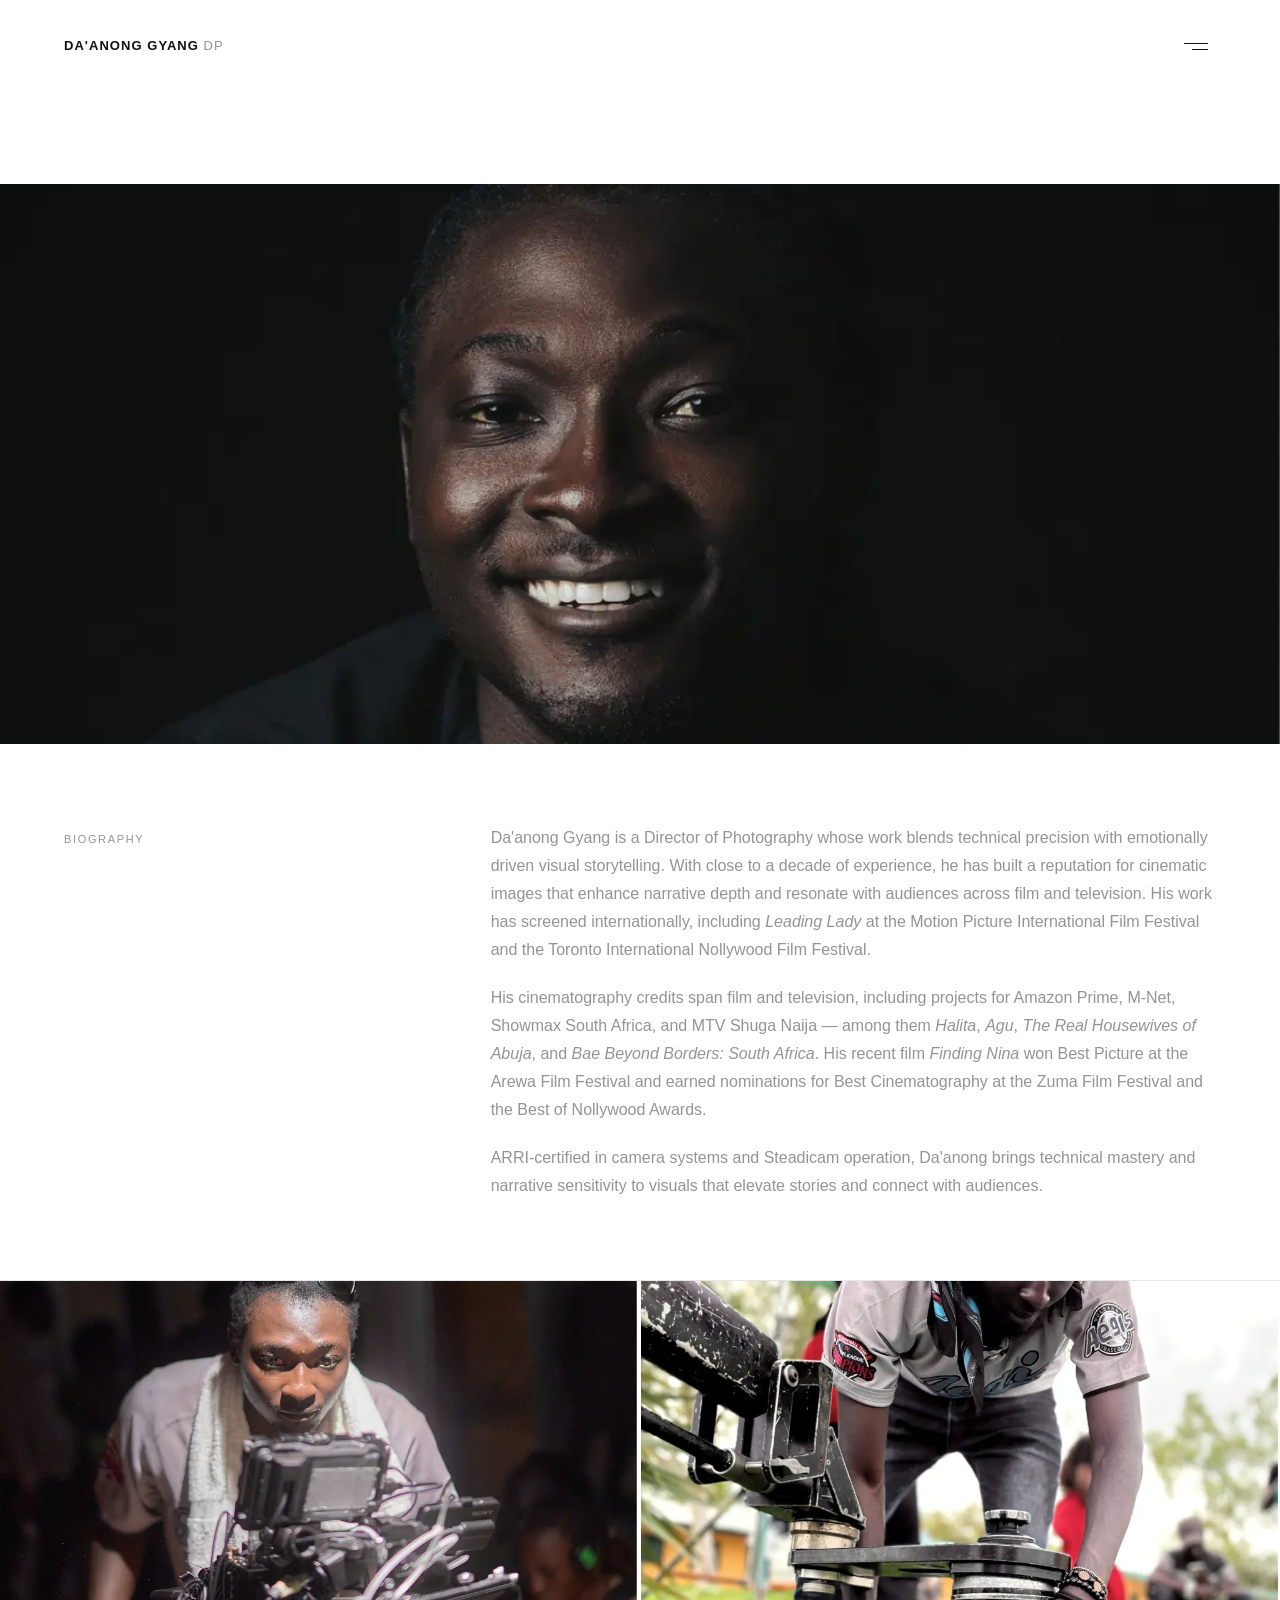
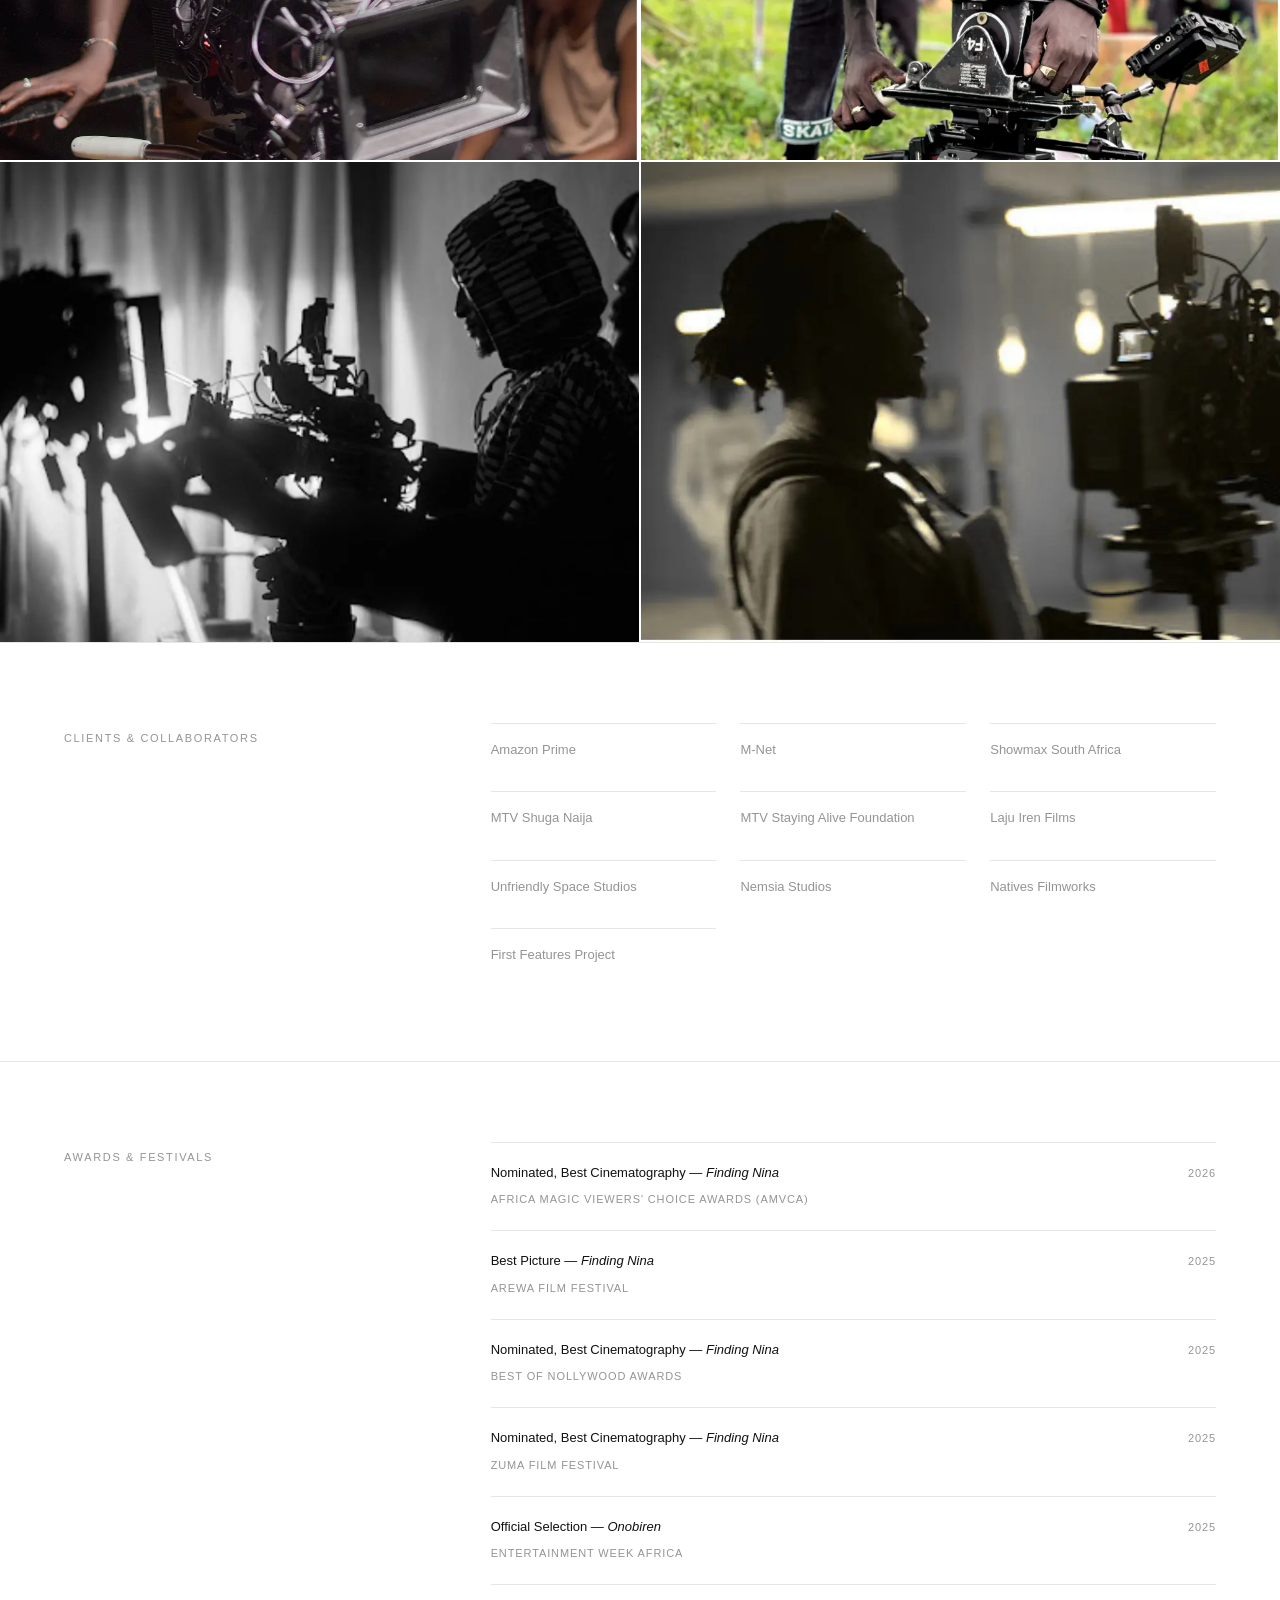
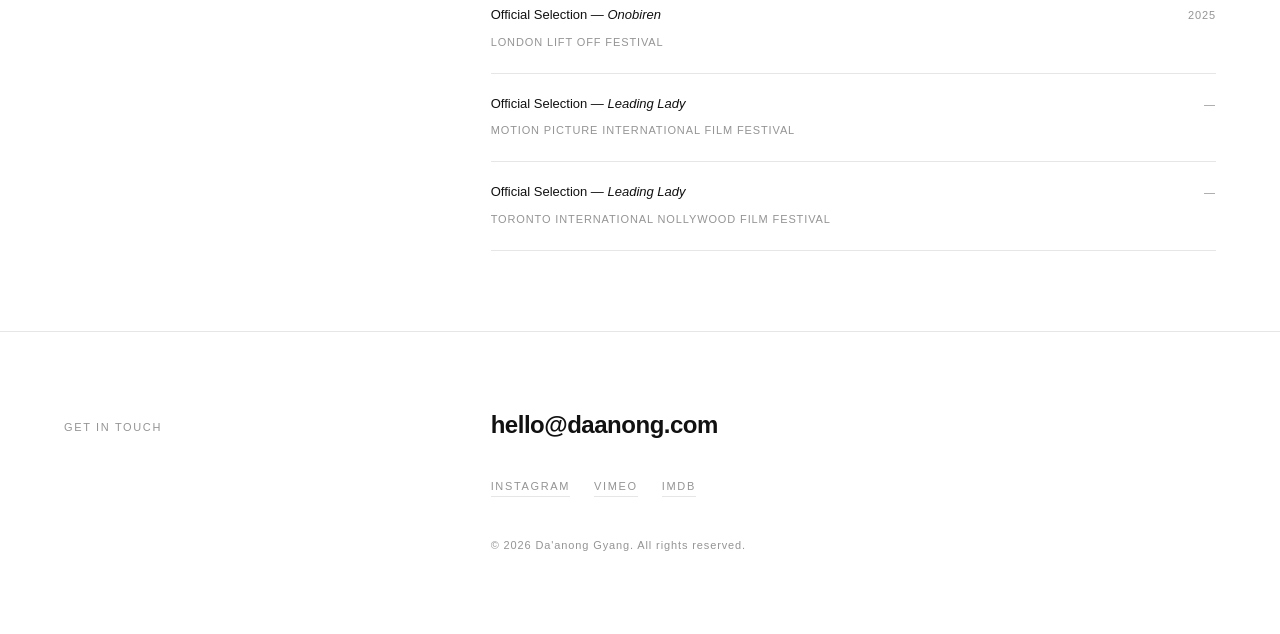
<file: about.html>
<!DOCTYPE html>
<html lang="en">
<head>
  <meta charset="UTF-8" />
  <meta name="viewport" content="width=device-width, initial-scale=1.0" />
  <meta name="description" content="Da'anong Gyang — Director of Photography. ARRI-certified cinematographer with credits on Amazon Prime, M-Net, Showmax, and MTV Shuga. Award-winning work across film and television." />
  <title>About — Da'anong Gyang DP</title>

  <link rel="dns-prefetch" href="https://player.vimeo.com" />

  <link rel="stylesheet" href="DESIGN_SYSTEM.css?v=2" />
  <link rel="stylesheet" href="site.css?v=2" />

  <style>
    /* ============================================================
       about.css — About page specific styles
       ============================================================ */


    /* ----------------------------------------------------------
       PORTRAIT
    ---------------------------------------------------------- */

    .portrait-section {
      padding-top: var(--header-height);
    }

    .portrait-wrap {
      width: 100%;
      aspect-ratio: 16 / 7;
      overflow: hidden;
      background: var(--color-bg-raised);
    }

    .portrait-wrap img {
      width: 100%;
      height: 100%;
      object-fit: cover;
      object-position: center 30%;
      display: block;
    }

    @media (max-width: 767px) {
      .portrait-wrap {
        aspect-ratio: 4 / 3;
      }
    }


    /* ----------------------------------------------------------
       BIO
    ---------------------------------------------------------- */

    .bio-section {
      padding-block: var(--section-gap);
      border-bottom: 1px solid var(--color-border);
    }

    .bio-section .container {
      display: grid;
      grid-template-columns: 1fr 2fr;
      gap: var(--space-16);
      align-items: start;
    }

    .bio-section__label {
      font-size: var(--font-size-xs);
      font-weight: var(--font-weight-medium);
      letter-spacing: var(--tracking-widest);
      text-transform: uppercase;
      color: var(--color-text-muted);
      padding-top: 6px; /* optical align with first line of copy */
    }

    .bio-section__copy {
      display: flex;
      flex-direction: column;
      gap: var(--space-5);
    }

    .bio-section__copy p {
      max-width: none;
    }

    @media (max-width: 767px) {
      .bio-section .container {
        grid-template-columns: 1fr;
        gap: var(--space-6);
      }
    }


    /* ----------------------------------------------------------
       BTS GRID
    ---------------------------------------------------------- */

    .bts-section {
      border-bottom: 1px solid var(--color-border);
    }

    .bts-grid {
      display: grid;
      grid-template-columns: repeat(2, 1fr);
      gap: 2px;
    }

    .bts-grid__item {
      aspect-ratio: 4 / 3;
      overflow: hidden;
      background: var(--color-bg-raised);
    }

    .bts-grid__img {
      width: 100%;
      height: 100%;
      object-fit: cover;
      display: block;
      transition: transform var(--duration-slow) var(--ease-out);
    }

    .bts-grid__item:hover .bts-grid__img {
      transform: scale(1.03);
    }

    @media (max-width: 767px) {
      .bts-grid {
        grid-template-columns: 1fr;
      }
    }


    /* ----------------------------------------------------------
       EXPERIENCE / CLIENTS
    ---------------------------------------------------------- */

    .experience-section {
      padding-block: var(--section-gap);
      border-bottom: 1px solid var(--color-border);
    }

    .experience-section .container {
      display: grid;
      grid-template-columns: 1fr 2fr;
      gap: var(--space-16);
      align-items: start;
    }

    .experience-section__label {
      font-size: var(--font-size-xs);
      font-weight: var(--font-weight-medium);
      letter-spacing: var(--tracking-widest);
      text-transform: uppercase;
      color: var(--color-text-muted);
      padding-top: 6px;
    }

    .clients-grid {
      display: grid;
      grid-template-columns: repeat(3, 1fr);
      gap: var(--space-4) var(--space-6);
    }

    .clients-grid__item {
      font-size: var(--font-size-sm);
      font-weight: var(--font-weight-medium);
      color: var(--color-text-muted);
      padding-block: var(--space-4);
      border-top: 1px solid var(--color-border);
      transition: color var(--duration-fast) var(--ease-out);
    }

    .clients-grid__item:hover {
      color: var(--color-text);
    }

    @media (max-width: 1023px) {
      .clients-grid {
        grid-template-columns: repeat(2, 1fr);
      }
    }

    @media (max-width: 767px) {
      .experience-section .container {
        grid-template-columns: 1fr;
        gap: var(--space-6);
      }

      .clients-grid {
        grid-template-columns: repeat(2, 1fr);
      }
    }

    @media (max-width: 479px) {
      .clients-grid {
        grid-template-columns: 1fr;
      }
    }


    /* ----------------------------------------------------------
       AWARDS / FESTIVALS
    ---------------------------------------------------------- */

    .awards-section {
      padding-block: var(--section-gap);
      border-bottom: 1px solid var(--color-border);
    }

    .awards-section .container {
      display: grid;
      grid-template-columns: 1fr 2fr;
      gap: var(--space-16);
      align-items: start;
    }

    .awards-section__label {
      font-size: var(--font-size-xs);
      font-weight: var(--font-weight-medium);
      letter-spacing: var(--tracking-widest);
      text-transform: uppercase;
      color: var(--color-text-muted);
      padding-top: 6px;
    }

    .awards-list {
      list-style: none;
      display: flex;
      flex-direction: column;
    }

    .awards-list__item {
      display: grid;
      grid-template-columns: 3fr 1fr;
      align-items: baseline;
      gap: var(--space-6);
      padding-block: var(--space-5);
      border-top: 1px solid var(--color-border);
    }

    .awards-list__item:last-child {
      border-bottom: 1px solid var(--color-border);
    }

    .awards-list__title {
      font-size: var(--font-size-sm);
      font-weight: var(--font-weight-medium);
      color: var(--color-text);
      display: block;
      margin-bottom: var(--space-1);
    }

    .awards-list__event {
      font-size: var(--font-size-xs);
      font-weight: var(--font-weight-medium);
      letter-spacing: var(--tracking-wide);
      text-transform: uppercase;
      color: var(--color-text-muted);
    }

    .awards-list__year {
      font-size: var(--font-size-xs);
      font-weight: var(--font-weight-medium);
      letter-spacing: var(--tracking-wide);
      color: var(--color-text-muted);
      text-align: right;
    }

    @media (max-width: 767px) {
      .awards-section .container {
        grid-template-columns: 1fr;
        gap: var(--space-6);
      }

      .awards-list__item {
        grid-template-columns: 1fr;
        gap: var(--space-1);
      }

      .awards-list__year {
        text-align: left;
      }
    }


    /* ----------------------------------------------------------
       CONTACT BLOCK
    ---------------------------------------------------------- */

    .contact-block {
      padding-block: var(--section-gap);
    }

    .contact-block__inner {
      display: grid;
      grid-template-columns: 1fr 2fr;
      gap: var(--space-16);
      align-items: start;
    }

    .contact-block__label {
      font-size: var(--font-size-xs);
      font-weight: var(--font-weight-medium);
      letter-spacing: var(--tracking-widest);
      text-transform: uppercase;
      color: var(--color-text-muted);
      padding-top: 6px;
    }

    .contact-block__right {
      display: flex;
      flex-direction: column;
      gap: var(--space-10);
    }

    /* Direct links */
    .contact-links {
      display: flex;
      flex-direction: column;
      gap: var(--space-3);
    }

    .contact-link {
      display: inline-block;
      font-size: var(--font-size-lg);
      font-weight: var(--font-weight-bold);
      letter-spacing: var(--tracking-tight);
      color: var(--color-text);
      text-decoration: none;
      line-height: var(--line-height-tight);
      transition: opacity var(--duration-fast) var(--ease-out);
    }

    .contact-link:hover,
    .contact-link:focus-visible {
      opacity: 0.5;
    }

    .contact-link:focus-visible {
      outline: 1px solid var(--color-text);
      outline-offset: 4px;
    }

    /* Socials */
    .contact-socials {
      display: flex;
      gap: var(--space-6);
      flex-wrap: wrap;
    }

    .social-link {
      font-size: var(--font-size-xs);
      font-weight: var(--font-weight-medium);
      letter-spacing: var(--tracking-widest);
      text-transform: uppercase;
      color: var(--color-text-muted);
      text-decoration: none;
      border-bottom: 1px solid var(--color-border);
      padding-bottom: 2px;
      transition: color var(--duration-fast) var(--ease-out),
                  border-color var(--duration-fast) var(--ease-out);
    }

    .social-link:hover,
    .social-link:focus-visible {
      color: var(--color-text);
      border-color: var(--color-text);
    }

    .social-link:focus-visible {
      outline: 1px solid var(--color-text);
      outline-offset: 4px;
    }

    /* Copyright */
    .contact-copyright {
      font-size: var(--font-size-xs);
      font-weight: var(--font-weight-medium);
      letter-spacing: var(--tracking-wide);
      color: var(--color-text-muted);
      max-width: none;
      line-height: var(--line-height-base);
    }

    @media (max-width: 767px) {
      .contact-block__inner {
        grid-template-columns: 1fr;
        gap: var(--space-6);
      }

      .contact-link {
        font-size: var(--font-size-md);
      }
    }
  </style>
</head>

<body>

  <!-- ============================================================
       SITE HEADER
  ============================================================ -->
  <header class="site-header" role="banner">
    <a href="index.html" class="site-logo" aria-label="Da'anong Gyang — Home">
      Da'anong Gyang&nbsp;<span style="font-weight:400;opacity:0.45;">DP</span>
    </a>

    <button
      class="nav-trigger"
      aria-expanded="false"
      aria-controls="nav-overlay"
      aria-label="Open menu"
    >
      <span class="nav-trigger__line"></span>
      <span class="nav-trigger__line"></span>
    </button>
  </header>


  <!-- ============================================================
       NAV OVERLAY
  ============================================================ -->
  <nav
    class="nav-overlay"
    id="nav-overlay"
    aria-label="Main navigation"
    role="dialog"
    aria-modal="true"
  >
    <button class="nav-close" aria-label="Close menu">✕</button>

    <ul class="nav-list" role="list">
      <li><a href="index.html"  class="nav-link">Home</a></li>
      <li><a href="work.html"   class="nav-link">Work</a></li>
      <li><a href="about.html"  class="nav-link" aria-current="page">About</a></li>
    </ul>
  </nav>


  <!-- ============================================================
       MAIN
  ============================================================ -->
  <main class="site-main" id="main-content">


    <!-- PORTRAIT --------------------------------------------- -->
    <section class="portrait-section" aria-label="Portrait of Da'anong Gyang">
      <div class="portrait-wrap">
        <img
          src="assets/images/daanong-portrait.webp"
          alt="Da'anong Gyang on location"
          width="1440"
          height="630"
          loading="eager"
          fetchpriority="high"
        />
      </div>
    </section>


    <!-- BIO --------------------------------------------------- -->
    <section class="bio-section section" aria-labelledby="bio-label">
      <div class="container">

        <p class="bio-section__label reveal" id="bio-label">Biography</p>

        <div class="bio-section__copy reveal-stagger">
          <p>
            Da'anong Gyang is a Director of Photography whose work blends technical precision with emotionally driven visual storytelling. With close to a decade of experience, he has built a reputation for cinematic images that enhance narrative depth and resonate with audiences across film and television. His work has screened internationally, including <em>Leading Lady</em> at the Motion Picture International Film Festival and the Toronto International Nollywood Film Festival.
          </p>
          <p>
            His cinematography credits span film and television, including projects for Amazon Prime, M-Net, Showmax South Africa, and MTV Shuga Naija — among them <em>Halita</em>, <em>Agu</em>, <em>The Real Housewives of Abuja</em>, and <em>Bae Beyond Borders: South Africa</em>. His recent film <em>Finding Nina</em> won Best Picture at the Arewa Film Festival and earned nominations for Best Cinematography at the Zuma Film Festival and the Best of Nollywood Awards.
          </p>
          <p>
            ARRI-certified in camera systems and Steadicam operation, Da'anong brings technical mastery and narrative sensitivity to visuals that elevate stories and connect with audiences.
          </p>
        </div>

      </div>
    </section>


    <!-- BTS PHOTOS ------------------------------------------- -->
    <section class="bts-section" aria-label="Behind the scenes">
      <div class="bts-grid">
        <div class="bts-grid__item">
          <img src="assets/images/bts/bts-01.webp" alt="Da'anong Gyang on set" class="bts-grid__img" width="720" height="540" loading="lazy" />
        </div>
        <div class="bts-grid__item">
          <img src="assets/images/bts/bts-02.webp" alt="Da'anong Gyang on set" class="bts-grid__img" width="720" height="540" loading="lazy" />
        </div>
        <div class="bts-grid__item">
          <img src="assets/images/bts/bts-03.webp" alt="Da'anong Gyang on set" class="bts-grid__img" width="720" height="540" loading="lazy" />
        </div>
        <div class="bts-grid__item">
          <img src="assets/images/bts/bts-04.webp" alt="Da'anong Gyang on set" class="bts-grid__img" width="720" height="540" loading="lazy" />
        </div>
      </div>
    </section>


    <!-- EXPERIENCE / CLIENTS ---------------------------------- -->
    <section class="experience-section section" aria-labelledby="clients-label">
      <div class="container">

        <p class="experience-section__label reveal" id="clients-label">Clients &amp; Collaborators</p>

        <div class="clients-grid reveal-stagger">
          <span class="clients-grid__item">Amazon Prime</span>
          <span class="clients-grid__item">M-Net</span>
          <span class="clients-grid__item">Showmax South Africa</span>
          <span class="clients-grid__item">MTV Shuga Naija</span>
          <span class="clients-grid__item">MTV Staying Alive Foundation</span>
          <span class="clients-grid__item">Laju Iren Films</span>
          <span class="clients-grid__item">Unfriendly Space Studios</span>
          <span class="clients-grid__item">Nemsia Studios</span>
          <span class="clients-grid__item">Natives Filmworks</span>
          <span class="clients-grid__item">First Features Project</span>
        </div>

      </div>
    </section>


    <!-- AWARDS / FESTIVALS ------------------------------------ -->
    <section class="awards-section section" aria-labelledby="awards-label">
      <div class="container">

        <p class="awards-section__label reveal" id="awards-label">Awards &amp; Festivals</p>

        <ul class="awards-list reveal-stagger" role="list">

          <li class="awards-list__item">
            <div>
              <span class="awards-list__title">Nominated, Best Cinematography — <em>Finding Nina</em></span>
              <span class="awards-list__event">Africa Magic Viewers' Choice Awards (AMVCA)</span>
            </div>
            <span class="awards-list__year">2026</span>
          </li>

          <li class="awards-list__item">
            <div>
              <span class="awards-list__title">Best Picture — <em>Finding Nina</em></span>
              <span class="awards-list__event">Arewa Film Festival</span>
            </div>
            <span class="awards-list__year">2025</span>
          </li>

          <li class="awards-list__item">
            <div>
              <span class="awards-list__title">Nominated, Best Cinematography — <em>Finding Nina</em></span>
              <span class="awards-list__event">Best of Nollywood Awards</span>
            </div>
            <span class="awards-list__year">2025</span>
          </li>

          <li class="awards-list__item">
            <div>
              <span class="awards-list__title">Nominated, Best Cinematography — <em>Finding Nina</em></span>
              <span class="awards-list__event">Zuma Film Festival</span>
            </div>
            <span class="awards-list__year">2025</span>
          </li>

          <li class="awards-list__item">
            <div>
              <span class="awards-list__title">Official Selection — <em>Onobiren</em></span>
              <span class="awards-list__event">Entertainment Week Africa</span>
            </div>
            <span class="awards-list__year">2025</span>
          </li>

          <li class="awards-list__item">
            <div>
              <span class="awards-list__title">Official Selection — <em>Onobiren</em></span>
              <span class="awards-list__event">London Lift Off Festival</span>
            </div>
            <span class="awards-list__year">2025</span>
          </li>

          <li class="awards-list__item">
            <div>
              <span class="awards-list__title">Official Selection — <em>Leading Lady</em></span>
              <span class="awards-list__event">Motion Picture International Film Festival</span>
            </div>
            <span class="awards-list__year">—</span>
          </li>

          <li class="awards-list__item">
            <div>
              <span class="awards-list__title">Official Selection — <em>Leading Lady</em></span>
              <span class="awards-list__event">Toronto International Nollywood Film Festival</span>
            </div>
            <span class="awards-list__year">—</span>
          </li>

        </ul>

      </div>
    </section>


    <!-- CONTACT BLOCK ---------------------------------------- -->
    <section class="contact-block section" id="contact" aria-labelledby="contact-label">
      <div class="container">
        <div class="contact-block__inner">

          <p class="contact-block__label reveal" id="contact-label">Get in touch</p>

          <div class="contact-block__right reveal-stagger">

            <div class="contact-links">
              <a href="mailto:hello@daanong.com" class="contact-link">
                hello@daanong.com
              </a>
            </div>

            <div class="contact-socials">
              <a
                href="https://instagram.com/daanong"
                target="_blank"
                rel="noopener noreferrer"
                class="social-link"
                aria-label="Instagram"
              >Instagram</a>

              <a
                href="https://vimeo.com/daanong"
                target="_blank"
                rel="noopener noreferrer"
                class="social-link"
                aria-label="Vimeo"
              >Vimeo</a>

              <a
                href="https://imdb.com/name/daanong"
                target="_blank"
                rel="noopener noreferrer"
                class="social-link"
                aria-label="IMDb"
              >IMDb</a>
            </div>

            <p class="contact-copyright">
              © <span id="year"></span> Da'anong Gyang. All rights reserved.
            </p>

          </div>

        </div>
      </div>
    </section>
    <!-- /CONTACT BLOCK -->


  </main>


  <!-- Shared JS -->
  <script src="site.js?v=2" defer></script>

</body>
</html>
</file>
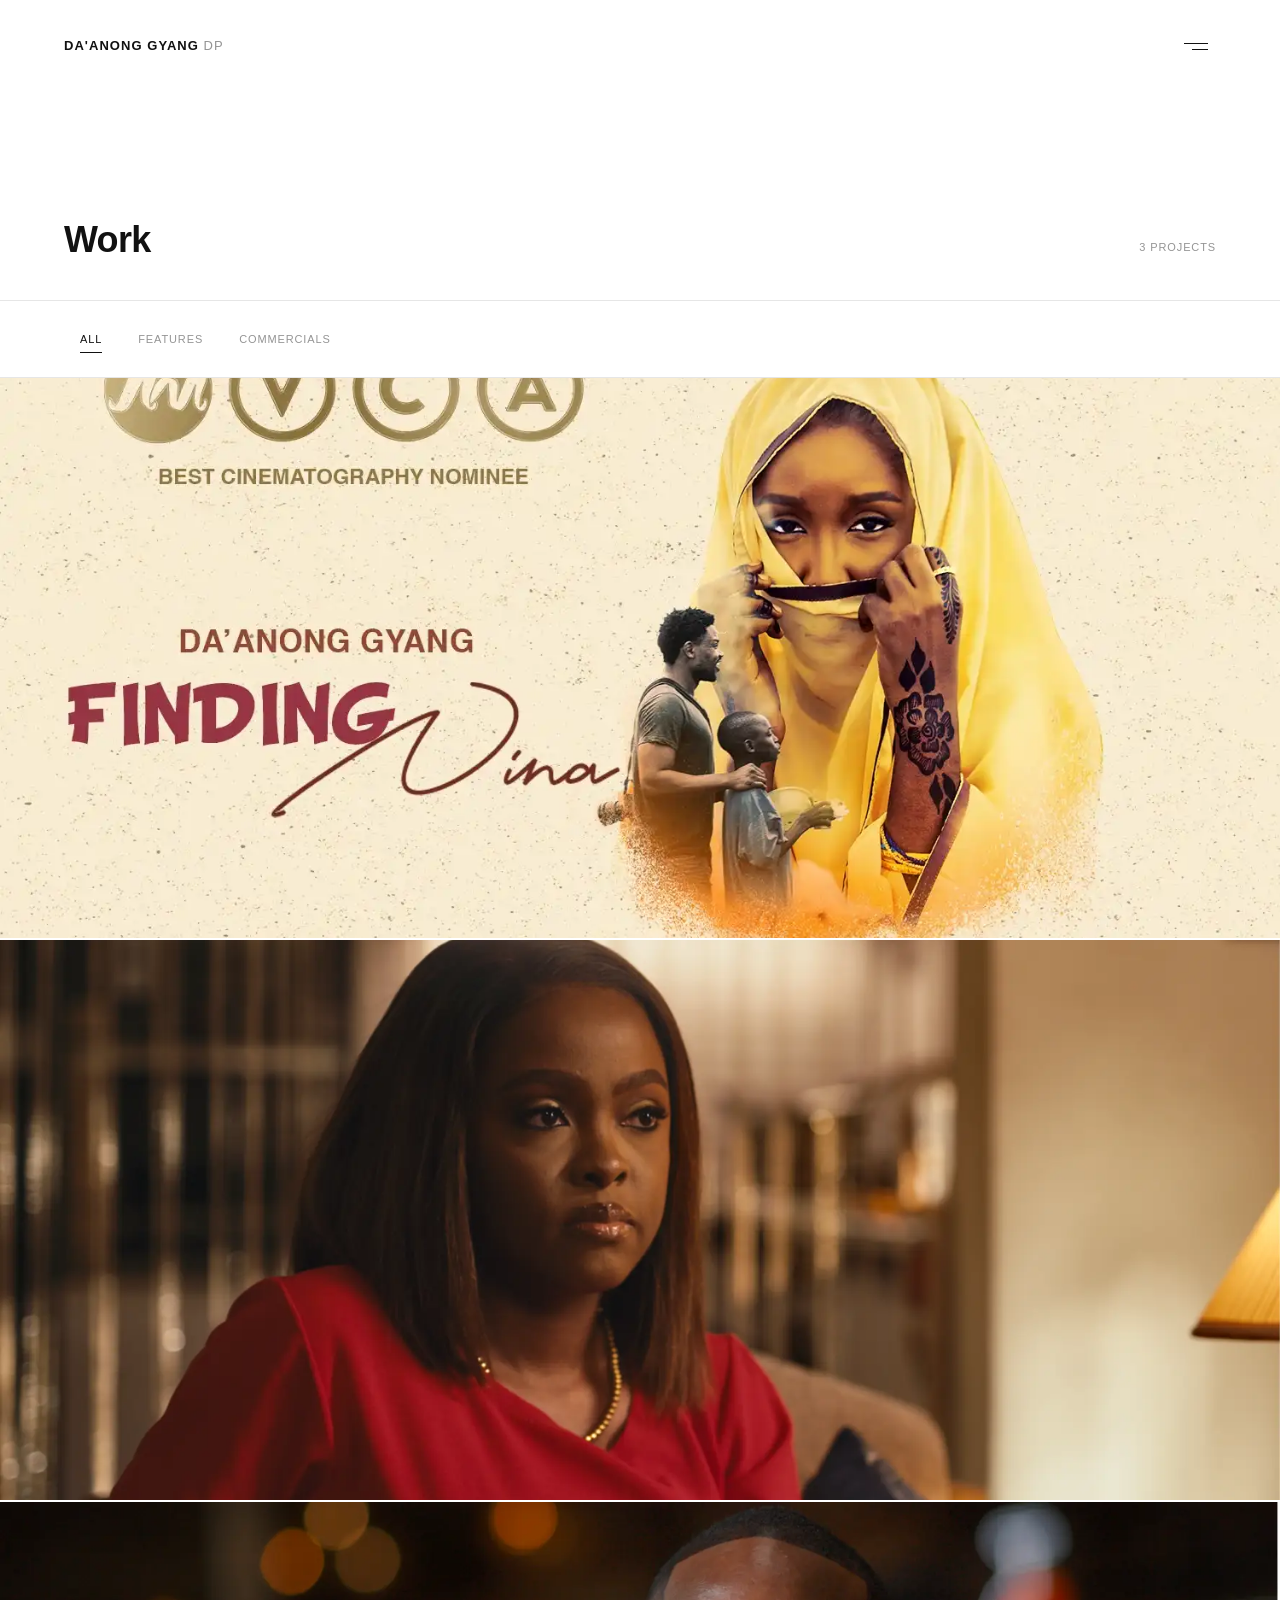
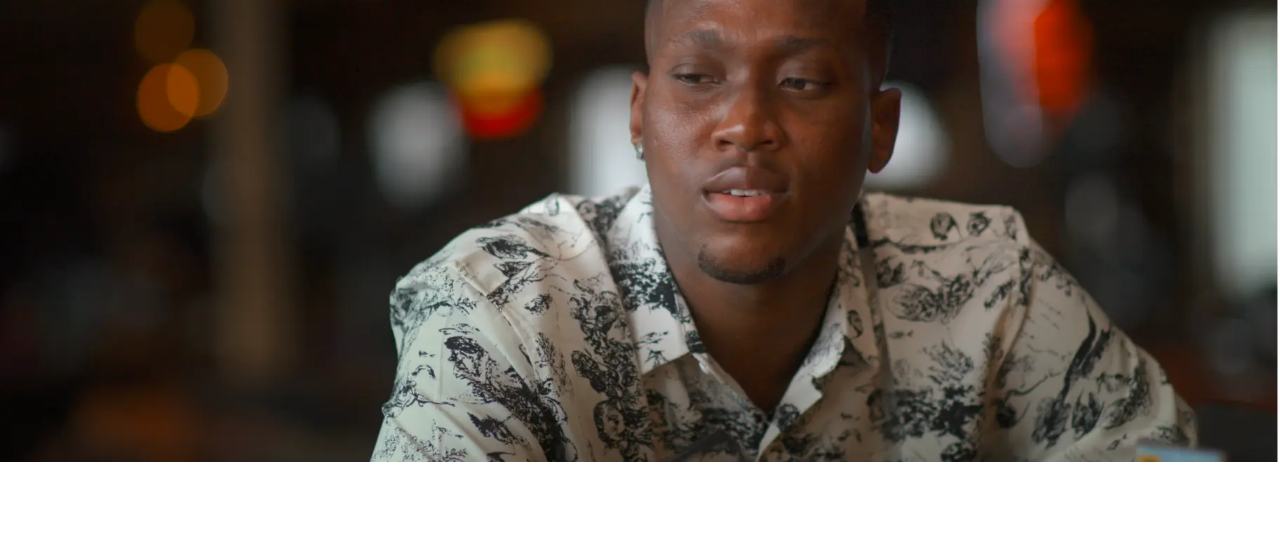
<file: work.html>
<!DOCTYPE html>
<html lang="en">
<head>
  <meta charset="UTF-8" />
  <meta name="viewport" content="width=device-width, initial-scale=1.0" />
  <meta name="description" content="Da'anong Gyang — Work. A complete catalogue of cinematography across documentary, feature film, commercial, and short form." />
  <title>Work — Da'anong Gyang DP</title>

  <link rel="dns-prefetch" href="https://www.youtube.com" />

  <link rel="stylesheet" href="DESIGN_SYSTEM.css?v=2" />
  <link rel="stylesheet" href="site.css?v=2" />

  <style>
    /* ============================================================
       work.css — Work page specific styles
       ============================================================ */


    /* ----------------------------------------------------------
       PAGE HEADER
    ---------------------------------------------------------- */

    .page-header {
      padding-top: calc(80px + var(--space-12));
      padding-bottom: var(--space-10);
      border-bottom: 1px solid var(--color-border);
    }

    .page-header__inner {
      display: flex;
      align-items: flex-end;
      justify-content: space-between;
      gap: var(--space-6);
      flex-wrap: wrap;
    }

    .page-header__title {
      font-size: var(--font-size-xl);
      font-weight: var(--font-weight-bold);
      letter-spacing: var(--tracking-tight);
      color: var(--color-text);
      line-height: var(--line-height-tight);
    }

    .page-header__meta {
      font-size: var(--font-size-xs);
      font-weight: var(--font-weight-medium);
      letter-spacing: var(--tracking-wide);
      text-transform: uppercase;
      color: var(--color-text-muted);
      padding-bottom: 4px; /* align to title baseline */
    }

    @media (max-width: 479px) {
      .page-header__title {
        font-size: var(--font-size-lg);
      }
    }


    /* ----------------------------------------------------------
       FILTER BAR
    ---------------------------------------------------------- */

    .filter-bar {
      padding-block: var(--space-6);
      border-bottom: 1px solid var(--color-border);
      position: sticky;
      top: 0;
      z-index: 80;
      background: var(--color-bg);
      /* Slight blur if content scrolls beneath */
      backdrop-filter: blur(0px);
      -webkit-backdrop-filter: blur(0px);
      transition: background var(--duration-base) var(--ease-out),
                  backdrop-filter var(--duration-base) var(--ease-out);
    }

    .filter-bar.is-sticky {
      background: var(--color-bg-overlay);
      backdrop-filter: blur(12px);
      -webkit-backdrop-filter: blur(12px);
    }

    .filter-bar__inner {
      display: flex;
      align-items: center;
      gap: var(--space-1);
      overflow-x: auto;
      -webkit-overflow-scrolling: touch;
      scrollbar-width: none;
    }

    .filter-bar__inner::-webkit-scrollbar {
      display: none;
    }

    .filter-btn {
      background: none;
      border: none;
      cursor: pointer;
      padding: var(--space-2) var(--space-4);
      font-size: var(--font-size-xs);
      font-weight: var(--font-weight-medium);
      letter-spacing: var(--tracking-wide);
      text-transform: uppercase;
      color: var(--color-text-muted);
      white-space: nowrap;
      border-radius: 2px;
      transition: color var(--duration-fast) var(--ease-out),
                  background var(--duration-fast) var(--ease-out);
      position: relative;
    }

    .filter-btn::after {
      content: '';
      position: absolute;
      bottom: 0;
      left: var(--space-4);
      right: var(--space-4);
      height: 1px;
      background: var(--color-text);
      transform: scaleX(0);
      transition: transform var(--duration-fast) var(--ease-out);
    }

    .filter-btn:hover {
      color: var(--color-text);
    }

    .filter-btn.is-active {
      color: var(--color-text);
    }

    .filter-btn.is-active::after {
      transform: scaleX(1);
    }

    .filter-btn:focus-visible {
      outline: 1px solid var(--color-text);
      outline-offset: 2px;
    }


    /* ----------------------------------------------------------
       PROJECT STACK
    ---------------------------------------------------------- */

    .work-stack {
      padding-bottom: var(--section-gap);
    }

    /* Cards that are hidden by filter */
    .card[data-hidden="true"] {
      display: none;
    }

    /* Count indicator */
    .work-stack__count {
      font-size: var(--font-size-xs);
      font-weight: var(--font-weight-medium);
      letter-spacing: var(--tracking-wide);
      text-transform: uppercase;
      color: var(--color-text-muted);
      margin-bottom: var(--space-8);
      transition: opacity var(--duration-fast) var(--ease-out);
    }

    /* No-results state */
    .work-stack__empty {
      display: none;
      padding-block: var(--space-20);
      padding-inline: var(--container-pad);
      font-size: var(--font-size-sm);
      letter-spacing: var(--tracking-wide);
      text-transform: uppercase;
      color: var(--color-text-muted);
    }

    .work-stack__empty.is-visible {
      display: block;
    }
  </style>
</head>

<body>

  <!-- ============================================================
       SITE HEADER
  ============================================================ -->
  <header class="site-header" role="banner">
    <a href="index.html" class="site-logo" aria-label="Da'anong Gyang — Home">
      Da'anong Gyang&nbsp;<span style="font-weight:400;opacity:0.45;">DP</span>
    </a>

    <button
      class="nav-trigger"
      aria-expanded="false"
      aria-controls="nav-overlay"
      aria-label="Open menu"
    >
      <span class="nav-trigger__line"></span>
      <span class="nav-trigger__line"></span>
    </button>
  </header>


  <!-- ============================================================
       NAV OVERLAY
  ============================================================ -->
  <nav
    class="nav-overlay"
    id="nav-overlay"
    aria-label="Main navigation"
    role="dialog"
    aria-modal="true"
  >
    <button class="nav-close" aria-label="Close menu">✕</button>

    <ul class="nav-list" role="list">
      <li><a href="index.html"  class="nav-link">Home</a></li>
      <li><a href="work.html"   class="nav-link" aria-current="page">Work</a></li>
      <li><a href="about.html"  class="nav-link">About</a></li>
    </ul>
  </nav>


  <!-- ============================================================
       MAIN
  ============================================================ -->
  <main class="site-main" id="main-content">


    <!-- PAGE HEADER ------------------------------------------- -->
    <section class="page-header">
      <div class="container">
        <div class="page-header__inner reveal">
          <h1 class="page-header__title">Work</h1>
          <span class="page-header__meta" id="project-count" aria-live="polite">8 Projects</span>
        </div>
      </div>
    </section>


    <!-- FILTER BAR -------------------------------------------- -->
    <div class="filter-bar" id="filter-bar" role="toolbar" aria-label="Filter projects by category">
      <div class="container">
        <div class="filter-bar__inner">

          <button
            class="filter-btn is-active"
            data-filter="all"
            aria-pressed="true"
          >All</button>

          <button
            class="filter-btn"
            data-filter="feature"
            aria-pressed="false"
          >Features</button>

          <button
            class="filter-btn"
            data-filter="commercial"
            aria-pressed="false"
          >Commercials</button>

        </div>
      </div>
    </div>


    <!-- PROJECT STACK ----------------------------------------- -->
    <section class="work-stack" aria-labelledby="work-stack-heading">

      <p class="sr-only" id="work-stack-heading">All projects</p>

      <!-- Card Stack — full bleed, edge to edge -->
      <div class="card-stack" id="card-stack">

        <!-- 1 -->
        <a
          href="work/finding-nina.html"
          class="card reveal"
          data-category="feature"
        >
          <img
            src="assets/images/finding-nina/card-01.webp"
            alt="Finding Nina — feature film by Famous Odion Iraoya"
            class="card__image"
            width="1440"
            height="630"
            loading="eager"
          />
          <div class="card__overlay">
            <span class="card__category">Feature Film</span>
            <h2 class="card__title">Finding Nina</h2>
          </div>
        </a>

        <!-- 2 -->
        <a
          href="work/onobiren.html"
          class="card reveal"
          data-category="feature"
        >
          <img
            src="assets/images/onobiren/still-01.webp"
            alt="Onobiren — feature film by Famous Odion Iraoya"
            class="card__image"
            width="1440"
            height="630"
            loading="lazy"
          />
          <div class="card__overlay">
            <span class="card__category">Feature Film</span>
            <h2 class="card__title">Onobiren</h2>
          </div>
        </a>

        <!-- 3 -->
        <a
          href="work/mtv-shuga-psa.html"
          class="card reveal"
          data-category="commercial"
        >
          <img
            src="assets/images/mtv-shuga-psa/still-02.webp"
            alt="MTV Shuga PREP PSA — HIV prevention awareness film"
            class="card__image"
            width="1440"
            height="630"
            loading="lazy"
          />
          <div class="card__overlay">
            <span class="card__category">PSA</span>
            <h2 class="card__title">MTV Shuga PREP PSA</h2>
          </div>
        </a>

      </div>
      <!-- /card-stack -->

      <!-- Empty state (shown when filter returns 0 results) -->
      <p class="work-stack__empty" id="empty-state" role="status">
        No projects in this category yet.
      </p>

    </section>
    <!-- /PROJECT STACK -->


  </main>


  <!-- Shared JS -->
  <script src="site.js?v=2" defer></script>

  <script>
    /* ----------------------------------------------------------
       FILTER BAR
       Filters project cards by data-category attribute.
    ---------------------------------------------------------- */
    (function () {
      'use strict';

      var filterBtns  = document.querySelectorAll('.filter-btn');
      var cards       = document.querySelectorAll('#card-stack .card');
      var countEl     = document.getElementById('project-count');
      var emptyEl     = document.getElementById('empty-state');
      var filterBar   = document.getElementById('filter-bar');

      /* Sticky filter bar behaviour */
      var pageHeader = document.querySelector('.page-header');
      if (pageHeader && filterBar) {
        var stickyObserver = new IntersectionObserver(function (entries) {
          entries.forEach(function (entry) {
            filterBar.classList.toggle('is-sticky', !entry.isIntersecting);
          });
        }, { threshold: 0 });
        stickyObserver.observe(pageHeader);
      }

      function applyFilter(filter) {
        var visible = 0;

        cards.forEach(function (card) {
          var cat = card.getAttribute('data-category');
          var show = filter === 'all' || cat === filter;
          card.setAttribute('data-hidden', show ? 'false' : 'true');
          if (show) visible++;
        });

        /* Update count */
        if (countEl) {
          countEl.textContent = visible + (visible === 1 ? ' Project' : ' Projects');
        }

        /* Empty state */
        if (emptyEl) {
          emptyEl.classList.toggle('is-visible', visible === 0);
        }
      }

      filterBtns.forEach(function (btn) {
        btn.addEventListener('click', function () {
          /* Update button states */
          filterBtns.forEach(function (b) {
            b.classList.remove('is-active');
            b.setAttribute('aria-pressed', 'false');
          });
          btn.classList.add('is-active');
          btn.setAttribute('aria-pressed', 'true');

          applyFilter(btn.getAttribute('data-filter'));
        });
      });

      /* Initialise count */
      applyFilter('all');
    }());
  </script>

</body>
</html>
</file>
<file: DESIGN_SYSTEM.css>
/* ============================================================
   DESIGN_SYSTEM.css
   Da'anong Gyang — Cinematographer Portfolio
   ============================================================ */


/* ============================================================
   1. COLOUR SYSTEM
   ============================================================ */

:root {
  /* Dark mode (default) */
  --color-bg:           #0b0b0b;
  --color-bg-raised:    #141414;
  --color-bg-overlay:   rgba(11, 11, 11, 0.85);
  --color-text:         #ffffff;
  --color-text-muted:   rgba(255, 255, 255, 0.45);
  --color-border:       rgba(255, 255, 255, 0.08);
  --color-accent:       #ffffff;

  /* Overlay on cards */
  --color-card-overlay: rgba(11, 11, 11, 0.60);
}

/* Light mode — OS/system preference (iPhone, macOS, Android, Windows) */
@media (prefers-color-scheme: light) {
  :root {
    --color-bg:           #ffffff;
    --color-bg-raised:    #f5f5f5;
    --color-bg-overlay:   rgba(255, 255, 255, 0.85);
    --color-text:         #111111;
    --color-text-muted:   rgba(17, 17, 17, 0.45);
    --color-border:       rgba(17, 17, 17, 0.10);
    --color-accent:       #111111;
    --color-card-overlay: rgba(17, 17, 17, 0.55);
  }
}

/* Manual override — keeps [data-theme="light"] available for a future toggle */
[data-theme="light"] {
  --color-bg:           #ffffff;
  --color-bg-raised:    #f5f5f5;
  --color-bg-overlay:   rgba(255, 255, 255, 0.85);
  --color-text:         #111111;
  --color-text-muted:   rgba(17, 17, 17, 0.45);
  --color-border:       rgba(17, 17, 17, 0.10);
  --color-accent:       #111111;
  --color-card-overlay: rgba(17, 17, 17, 0.55);
}

[data-theme="dark"] {
  --color-bg:           #0b0b0b;
  --color-bg-raised:    #141414;
  --color-bg-overlay:   rgba(11, 11, 11, 0.85);
  --color-text:         #ffffff;
  --color-text-muted:   rgba(255, 255, 255, 0.45);
  --color-border:       rgba(255, 255, 255, 0.08);
  --color-accent:       #ffffff;
  --color-card-overlay: rgba(11, 11, 11, 0.60);
}


/* ============================================================
   2. TYPOGRAPHY SYSTEM
   ============================================================ */

:root {
  /* Scale */
  --font-size-xs:   0.6875rem;  /* 11px — labels, meta */
  --font-size-sm:   0.8125rem;  /* 13px — category, caption */
  --font-size-base: 1rem;       /* 16px — body */
  --font-size-md:   1.125rem;   /* 18px — lead, subtitle */
  --font-size-lg:   1.5rem;     /* 24px — section heading */
  --font-size-xl:   2.25rem;    /* 36px — page title */
  --font-size-2xl:  3.5rem;     /* 56px — hero / display */

  /* Weight */
  --font-weight-regular: 400;
  --font-weight-medium:  500;
  --font-weight-bold:    700;

  /* Line height */
  --line-height-tight:  1.1;
  --line-height-base:   1.5;
  --line-height-loose:  1.75;

  /* Letter spacing */
  --tracking-tight:  -0.02em;
  --tracking-normal:  0em;
  --tracking-wide:    0.08em;
  --tracking-widest:  0.15em;
}

/* Base reset */
*, *::before, *::after {
  box-sizing: border-box;
  margin: 0;
  padding: 0;
}

html {
  font-size: 16px;
  -webkit-text-size-adjust: 100%;
  scroll-behavior: smooth;
}

body {
  background-color: var(--color-bg);
  color: var(--color-text);
  font-family: 'Helvetica Neue', Helvetica, Arial, sans-serif;
  font-size: var(--font-size-base);
  font-weight: var(--font-weight-regular);
  line-height: var(--line-height-base);
  -webkit-font-smoothing: antialiased;
  -moz-osx-font-smoothing: grayscale;
  overflow-x: hidden;
}

/* Typography elements */
h1, h2, h3, h4 {
  font-weight: var(--font-weight-bold);
  line-height: var(--line-height-tight);
  letter-spacing: var(--tracking-tight);
}

h1 { font-size: var(--font-size-xl); }
h2 { font-size: var(--font-size-lg); }
h3 { font-size: var(--font-size-md); }
h4 { font-size: var(--font-size-base); }

p {
  font-size: var(--font-size-base);
  line-height: var(--line-height-loose);
  color: var(--color-text-muted);
  max-width: 60ch;
}

a {
  color: inherit;
  text-decoration: none;
}

img, video {
  display: block;
  max-width: 100%;
}

/* Utility text classes */
.text-category {
  font-size: var(--font-size-sm);
  font-weight: var(--font-weight-medium);
  letter-spacing: var(--tracking-widest);
  text-transform: uppercase;
  color: var(--color-text-muted);
}

.text-label {
  font-size: var(--font-size-xs);
  font-weight: var(--font-weight-medium);
  letter-spacing: var(--tracking-wide);
  text-transform: uppercase;
}

.text-muted {
  color: var(--color-text-muted);
}


/* ============================================================
   3. SPACING SYSTEM
   ============================================================ */

:root {
  --space-1:   4px;
  --space-2:   8px;
  --space-3:  12px;
  --space-4:  16px;
  --space-5:  20px;
  --space-6:  24px;
  --space-8:  32px;
  --space-10: 40px;
  --space-12: 48px;
  --space-16: 64px;
  --space-20: 80px;
  --space-24: 96px;
  --space-32: 128px;

  /* Section spacing */
  --section-gap:  var(--space-20);   /* 80px between sections */
  --card-gap:     var(--space-10);   /* 40px between cards */
  --content-gap:  var(--space-6);    /* 24px within content blocks */

  /* Header */
  --header-height: 92px;             /* space-6 top + 44px logo + space-6 bottom */

  /* Container */
  --container-max: 1440px;
  --container-pad: var(--space-6);   /* 24px horizontal padding */
}

/* Container */
.container {
  width: 100%;
  max-width: var(--container-max);
  margin-inline: auto;
  padding-inline: var(--container-pad);
}

/* Section */
.section {
  padding-block: var(--section-gap);
}


/* ============================================================
   4. MOTION SYSTEM
   ============================================================ */

:root {
  /* Durations */
  --duration-instant: 100ms;
  --duration-fast:    200ms;
  --duration-base:    350ms;
  --duration-slow:    500ms;
  --duration-reveal:  700ms;

  /* Easing */
  --ease-out:    cubic-bezier(0.16, 1, 0.3, 1);
  --ease-in-out: cubic-bezier(0.76, 0, 0.24, 1);
  --ease-linear: linear;

  /* Common transitions */
  --transition-base:    all var(--duration-base) var(--ease-out);
  --transition-fast:    all var(--duration-fast) var(--ease-out);
  --transition-opacity: opacity var(--duration-base) var(--ease-out);
  --transition-transform: transform var(--duration-base) var(--ease-out);
}

/* Page transitions */
.page-enter {
  animation: pageFadeIn var(--duration-slow) var(--ease-out) both;
}

@keyframes pageFadeIn {
  from {
    opacity: 0;
    transform: translateY(12px);
  }
  to {
    opacity: 1;
    transform: translateY(0);
  }
}

/* Title reveal */
.reveal {
  opacity: 0;
  transform: translateY(20px);
  transition:
    opacity var(--duration-reveal) var(--ease-out),
    transform var(--duration-reveal) var(--ease-out);
}

.reveal.is-visible {
  opacity: 1;
  transform: translateY(0);
}

/* Staggered children */
.reveal-stagger > * {
  opacity: 0;
  transform: translateY(16px);
  transition:
    opacity var(--duration-reveal) var(--ease-out),
    transform var(--duration-reveal) var(--ease-out);
}

.reveal-stagger.is-visible > *:nth-child(1) { transition-delay: 0ms; }
.reveal-stagger.is-visible > *:nth-child(2) { transition-delay: 80ms; }
.reveal-stagger.is-visible > *:nth-child(3) { transition-delay: 160ms; }
.reveal-stagger.is-visible > *:nth-child(4) { transition-delay: 240ms; }
.reveal-stagger.is-visible > *:nth-child(5) { transition-delay: 320ms; }

.reveal-stagger.is-visible > * {
  opacity: 1;
  transform: translateY(0);
}

/* Respect reduced motion */
@media (prefers-reduced-motion: reduce) {
  *, *::before, *::after {
    animation-duration: 1ms !important;
    transition-duration: 1ms !important;
  }
}


/* ============================================================
   5. LAYOUT — BASE RULES
   ============================================================ */

/* Full-screen utility */
.full-screen {
  width: 100%;
  height: 100vh;
  position: relative;
  overflow: hidden;
}

/* Full-width utility */
.full-width {
  width: 100%;
}

/* Aspect ratios */
.ratio-16-9 {
  aspect-ratio: 16 / 9;
  width: 100%;
  overflow: hidden;
}

.ratio-4-3 {
  aspect-ratio: 4 / 3;
  width: 100%;
  overflow: hidden;
}

/* Visually hidden (accessibility) */
.sr-only {
  position: absolute;
  width: 1px;
  height: 1px;
  padding: 0;
  margin: -1px;
  overflow: hidden;
  clip: rect(0, 0, 0, 0);
  white-space: nowrap;
  border-width: 0;
}


/* ============================================================
   6. PROJECT CARD
   ============================================================ */

.card {
  position: relative;
  width: 100%;
  overflow: hidden;
  cursor: pointer;
  display: block;
  background-color: var(--color-bg-raised);
}

/* Card image */
.card__image {
  width: 100%;
  height: 100%;
  object-fit: cover;
  display: block;
  transition: transform var(--duration-slow) var(--ease-out);
}

/* Hover zoom */
.card:hover .card__image,
.card:focus-visible .card__image {
  transform: scale(1.04);
}

/* Card overlay */
.card__overlay {
  position: absolute;
  inset: 0;
  background: var(--color-card-overlay);
  display: flex;
  flex-direction: column;
  justify-content: center;
  align-items: center;
  text-align: center;
  padding: var(--space-8);

  /* Desktop: hidden by default, revealed on hover */
  opacity: 0;
  transition: opacity var(--duration-base) var(--ease-out);
}

/* Desktop hover reveal */
@media (hover: hover) {
  .card:hover .card__overlay,
  .card:focus-visible .card__overlay {
    opacity: 1;
  }
}

/* Scroll-based reveal — overlay appears when card is in view (all devices) */
.card.is-in-view .card__overlay {
  opacity: 1;
}

/* Card text — always white over the dark overlay regardless of theme */
.card__category {
  font-size: var(--font-size-xs);
  font-weight: var(--font-weight-medium);
  letter-spacing: var(--tracking-widest);
  text-transform: uppercase;
  color: rgba(255, 255, 255, 0.60);
  margin-bottom: var(--space-2);
}

.card__title {
  font-size: var(--font-size-lg);
  font-weight: var(--font-weight-bold);
  letter-spacing: var(--tracking-tight);
  color: #ffffff;
  line-height: var(--line-height-tight);
}

/* Card stack (work page / homepage preview) */
.card-stack {
  display: flex;
  flex-direction: column;
  gap: 2px;
}

/* Individual card in stack — fixed aspect ratio */
.card-stack .card {
  aspect-ratio: 16 / 7;
}

@media (max-width: 767px) {
  .card-stack .card {
    aspect-ratio: 4 / 3;
  }

  .card__title {
    font-size: var(--font-size-md);
  }

  .card__overlay {
    padding: var(--space-5);
  }
}


/* ============================================================
   7. OVERLAY BEHAVIOUR
   ============================================================ */

/* Full-screen nav overlay */
.overlay {
  position: fixed;
  inset: 0;
  background: var(--color-bg);
  z-index: 100;
  display: flex;
  flex-direction: column;
  justify-content: center;
  padding: var(--space-12);

  /* Hidden state */
  opacity: 0;
  pointer-events: none;
  transition: opacity var(--duration-base) var(--ease-out);
}

.overlay.is-open {
  opacity: 1;
  pointer-events: all;
}


/* ============================================================
   8. TABS
   ============================================================ */

.tabs {
  display: flex;
  gap: var(--space-8);
  border-bottom: 1px solid var(--color-border);
  margin-bottom: var(--space-10);
}

.tabs__btn {
  background: none;
  border: none;
  padding: var(--space-3) 0;
  font-size: var(--font-size-sm);
  font-weight: var(--font-weight-medium);
  letter-spacing: var(--tracking-wide);
  text-transform: uppercase;
  color: var(--color-text-muted);
  cursor: pointer;
  position: relative;
  transition: color var(--duration-fast) var(--ease-out);
}

.tabs__btn::after {
  content: '';
  position: absolute;
  bottom: -1px;
  left: 0;
  width: 100%;
  height: 1px;
  background: var(--color-text);
  transform: scaleX(0);
  transition: transform var(--duration-fast) var(--ease-out);
}

.tabs__btn:hover,
.tabs__btn[aria-selected="true"] {
  color: var(--color-text);
}

.tabs__btn[aria-selected="true"]::after {
  transform: scaleX(1);
}

/* Tab panels */
.tab-panel {
  display: none;
}

.tab-panel.is-active {
  display: block;
  animation: pageFadeIn var(--duration-fast) var(--ease-out) both;
}


/* ============================================================
   9. RESPONSIVE BREAKPOINTS
   ============================================================ */

/*
  Breakpoint reference:
  --bp-xs:  479px   (small phones)
  --bp-sm:  767px   (phones)
  --bp-md:  1023px  (tablets)
  --bp-lg:  1279px  (small desktops)
  --bp-xl:  1280px+ (large desktops)
*/

/* Phones — up to 479px */
@media (max-width: 479px) {
  :root {
    --container-pad: var(--space-4);
    --section-gap:   var(--space-12);
  }

  h1 { font-size: var(--font-size-lg); }
}

/* Phones — 480–767px */
@media (min-width: 480px) and (max-width: 767px) {
  :root {
    --container-pad: var(--space-5);
    --section-gap:   var(--space-16);
  }
}

/* Tablets — 768–1023px */
@media (min-width: 768px) and (max-width: 1023px) {
  :root {
    --container-pad: var(--space-8);
    --section-gap:   var(--space-20);
  }
}

/* Small desktop — 1024–1279px */
@media (min-width: 1024px) and (max-width: 1279px) {
  :root {
    --container-pad: var(--space-12);
  }
}

/* Large desktop — 1280px+ */
@media (min-width: 1280px) {
  :root {
    --container-pad: var(--space-16);
  }
}
</file>
<file: site.css>
/* ============================================================
   site.css
   Da'anong Gyang — Cinematographer Portfolio
   Shared page-level styles. Requires DESIGN_SYSTEM.css.
   ============================================================ */


/* ============================================================
   1. SITE HEADER
   ============================================================ */

.site-header {
  position: fixed;
  top: 0;
  left: 0;
  right: 0;
  z-index: 90;
  display: flex;
  align-items: center;
  justify-content: space-between;
  padding: var(--space-6) var(--container-pad);
  transition: background var(--duration-base) var(--ease-out);
}

/* Scrolled state — add background to maintain legibility */
.site-header.is-scrolled {
  background: var(--color-bg-overlay);
  backdrop-filter: blur(12px);
  -webkit-backdrop-filter: blur(12px);
}


/* ============================================================
   2. SITE LOGO
   ============================================================ */

.site-logo {
  font-size: var(--font-size-sm);
  font-weight: var(--font-weight-bold);
  letter-spacing: var(--tracking-wide);
  text-transform: uppercase;
  color: var(--color-text);
  text-decoration: none;
  transition: opacity var(--duration-fast) var(--ease-out);
  min-height: 44px;
  display: flex;
  align-items: center;
}

.site-logo:hover,
.site-logo:focus-visible {
  opacity: 0.6;
}

.site-logo:focus-visible {
  outline: 1px solid var(--color-text);
  outline-offset: 4px;
}


/* ============================================================
   3. NAV TRIGGER (HAMBURGER)
   ============================================================ */

.nav-trigger {
  background: none;
  border: none;
  cursor: pointer;
  padding: var(--space-2);
  min-width: 44px;
  min-height: 44px;
  display: flex;
  flex-direction: column;
  align-items: flex-end;
  justify-content: center;
  gap: 5px;
  color: var(--color-text);
  transition: opacity var(--duration-fast) var(--ease-out);
}

.nav-trigger:hover,
.nav-trigger:focus-visible {
  opacity: 0.6;
}

.nav-trigger:focus-visible {
  outline: 1px solid var(--color-text);
  outline-offset: 4px;
}

/* Two-line hamburger */
.nav-trigger__line {
  display: block;
  height: 1px;
  background: currentColor;
  transition: width var(--duration-fast) var(--ease-out),
              transform var(--duration-fast) var(--ease-out),
              opacity var(--duration-fast) var(--ease-out);
}

.nav-trigger__line:nth-child(1) { width: 24px; }
.nav-trigger__line:nth-child(2) { width: 16px; }

/* Open state — morph to X */
.nav-trigger[aria-expanded="true"] .nav-trigger__line:nth-child(1) {
  width: 20px;
  transform: translateY(3px) rotate(45deg);
}

.nav-trigger[aria-expanded="true"] .nav-trigger__line:nth-child(2) {
  width: 20px;
  transform: translateY(-3px) rotate(-45deg);
}


/* ============================================================
   4. NAV OVERLAY
   ============================================================ */

.nav-overlay {
  position: fixed;
  inset: 0;
  background: var(--color-bg);
  z-index: 100;
  display: flex;
  flex-direction: column;
  justify-content: center;
  padding: var(--space-12) var(--container-pad);

  /* Hidden state */
  opacity: 0;
  pointer-events: none;
  transition: opacity var(--duration-base) var(--ease-out);
}

.nav-overlay.is-open {
  opacity: 1;
  pointer-events: all;
}

/* Close button */
.nav-close {
  position: absolute;
  top: var(--space-6);
  right: var(--container-pad);
  background: none;
  border: none;
  cursor: pointer;
  font-size: var(--font-size-base);
  color: var(--color-text-muted);
  min-width: 44px;
  min-height: 44px;
  display: flex;
  align-items: center;
  justify-content: flex-end;
  transition: color var(--duration-fast) var(--ease-out);
}

.nav-close:hover,
.nav-close:focus-visible {
  color: var(--color-text);
}

.nav-close:focus-visible {
  outline: 1px solid var(--color-text);
  outline-offset: 4px;
}

/* Nav list */
.nav-list {
  list-style: none;
  display: flex;
  flex-direction: column;
  gap: var(--space-4);
}

/* Nav links */
.nav-link {
  font-size: var(--font-size-2xl);
  font-weight: var(--font-weight-bold);
  letter-spacing: var(--tracking-tight);
  line-height: var(--line-height-tight);
  color: var(--color-text-muted);
  text-decoration: none;
  display: inline-block;
  transition: color var(--duration-fast) var(--ease-out);
}

.nav-link:hover,
.nav-link:focus-visible {
  color: var(--color-text);
}

.nav-link:focus-visible {
  outline: 1px solid var(--color-text);
  outline-offset: 4px;
}

/* Active page */
.nav-link[aria-current="page"] {
  color: var(--color-text);
}

/* Stagger nav links when overlay opens */
.nav-overlay.is-open .nav-list li {
  animation: navLinkIn var(--duration-reveal) var(--ease-out) both;
}

.nav-overlay.is-open .nav-list li:nth-child(1) { animation-delay: 60ms; }
.nav-overlay.is-open .nav-list li:nth-child(2) { animation-delay: 120ms; }
.nav-overlay.is-open .nav-list li:nth-child(3) { animation-delay: 180ms; }

@keyframes navLinkIn {
  from {
    opacity: 0;
    transform: translateY(16px);
  }
  to {
    opacity: 1;
    transform: translateY(0);
  }
}

/* Responsive — scale nav link size */
@media (max-width: 767px) {
  .nav-link {
    font-size: var(--font-size-xl);
  }
}


/* ============================================================
   5. MAIN CONTENT AREA
   ============================================================ */

/* Push content below fixed header */
.site-main,
.site-main--hero {
  padding-top: var(--header-height);
}


/* ============================================================
   6. VIDEO EMBED
   ============================================================ */

.video-embed {
  width: 100%;
  position: relative;
  aspect-ratio: 16 / 9;
}

.video-embed iframe {
  position: absolute;
  inset: 0;
  width: 100%;
  height: 100%;
  border: none;
}


/* ============================================================
   7. FOCUS STATES (global)
   ============================================================ */

:focus {
  outline: none;
}

:focus-visible {
  outline: 1px solid var(--color-text);
  outline-offset: 4px;
}


/* ============================================================
   8. SELECTION
   ============================================================ */

::selection {
  background: var(--color-text);
  color: var(--color-bg);
}


/* ============================================================
   9. SCROLLBAR (webkit)
   ============================================================ */

::-webkit-scrollbar {
  width: 4px;
}

::-webkit-scrollbar-track {
  background: var(--color-bg);
}

::-webkit-scrollbar-thumb {
  background: var(--color-border);
  border-radius: 2px;
}


/* ============================================================
   VIDEO FACADE — universal for Vimeo and YouTube
   Replaces iframes with a click-to-load placeholder.
   Shows a poster image + play button; swapped for the
   real iframe on click. Use .vimeo-facade or .youtube-facade.
   ============================================================ */

.vimeo-facade,
.youtube-facade {
  position: relative;
  display: block;
  width: 100%;
  height: 100%;
  background: #0b0b0b;
  border: none;
  cursor: pointer;
  padding: 0;
  overflow: hidden;
}

/* Poster image fills the facade */
.vimeo-facade img,
.youtube-facade img {
  position: absolute;
  inset: 0;
  width: 100%;
  height: 100%;
  object-fit: cover;
  object-position: center;
  display: block;
}

/* Centred play button — sits above poster */
.vimeo-facade__play,
.youtube-facade__play {
  position: absolute;
  top: 50%;
  left: 50%;
  transform: translate(-50%, -50%);
  width: 72px;
  height: 72px;
  border-radius: 50%;
  background: rgba(255, 255, 255, 0.12);
  border: 2px solid rgba(255, 255, 255, 0.50);
  display: flex;
  align-items: center;
  justify-content: center;
  transition: background var(--duration-fast) var(--ease-out),
              transform var(--duration-fast) var(--ease-out);
  pointer-events: none;
  z-index: 1;
}

.vimeo-facade:hover .vimeo-facade__play,
.vimeo-facade:focus-visible .vimeo-facade__play,
.youtube-facade:hover .youtube-facade__play,
.youtube-facade:focus-visible .youtube-facade__play {
  background: rgba(255, 255, 255, 0.22);
  transform: translate(-50%, -50%) scale(1.08);
}

.vimeo-facade:focus-visible,
.youtube-facade:focus-visible {
  outline: 2px solid var(--color-text);
  outline-offset: 4px;
}
</file>
